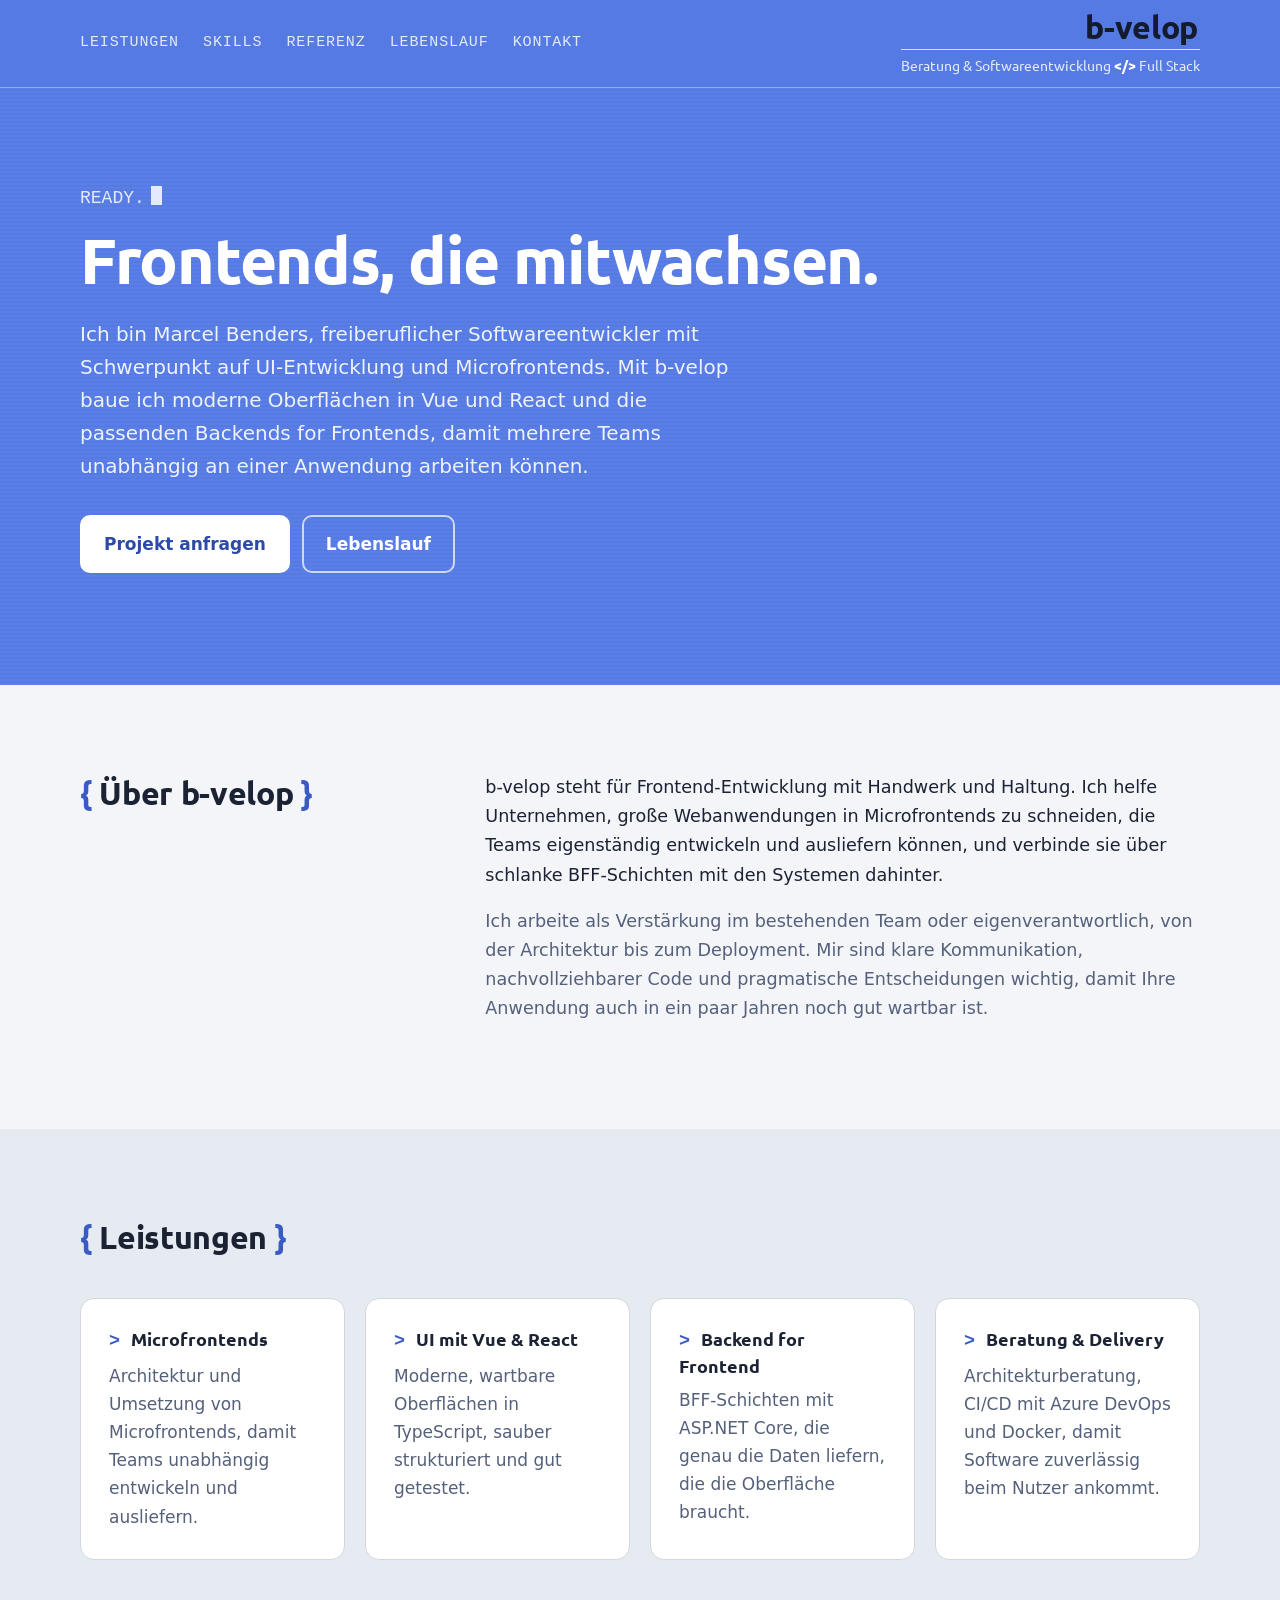
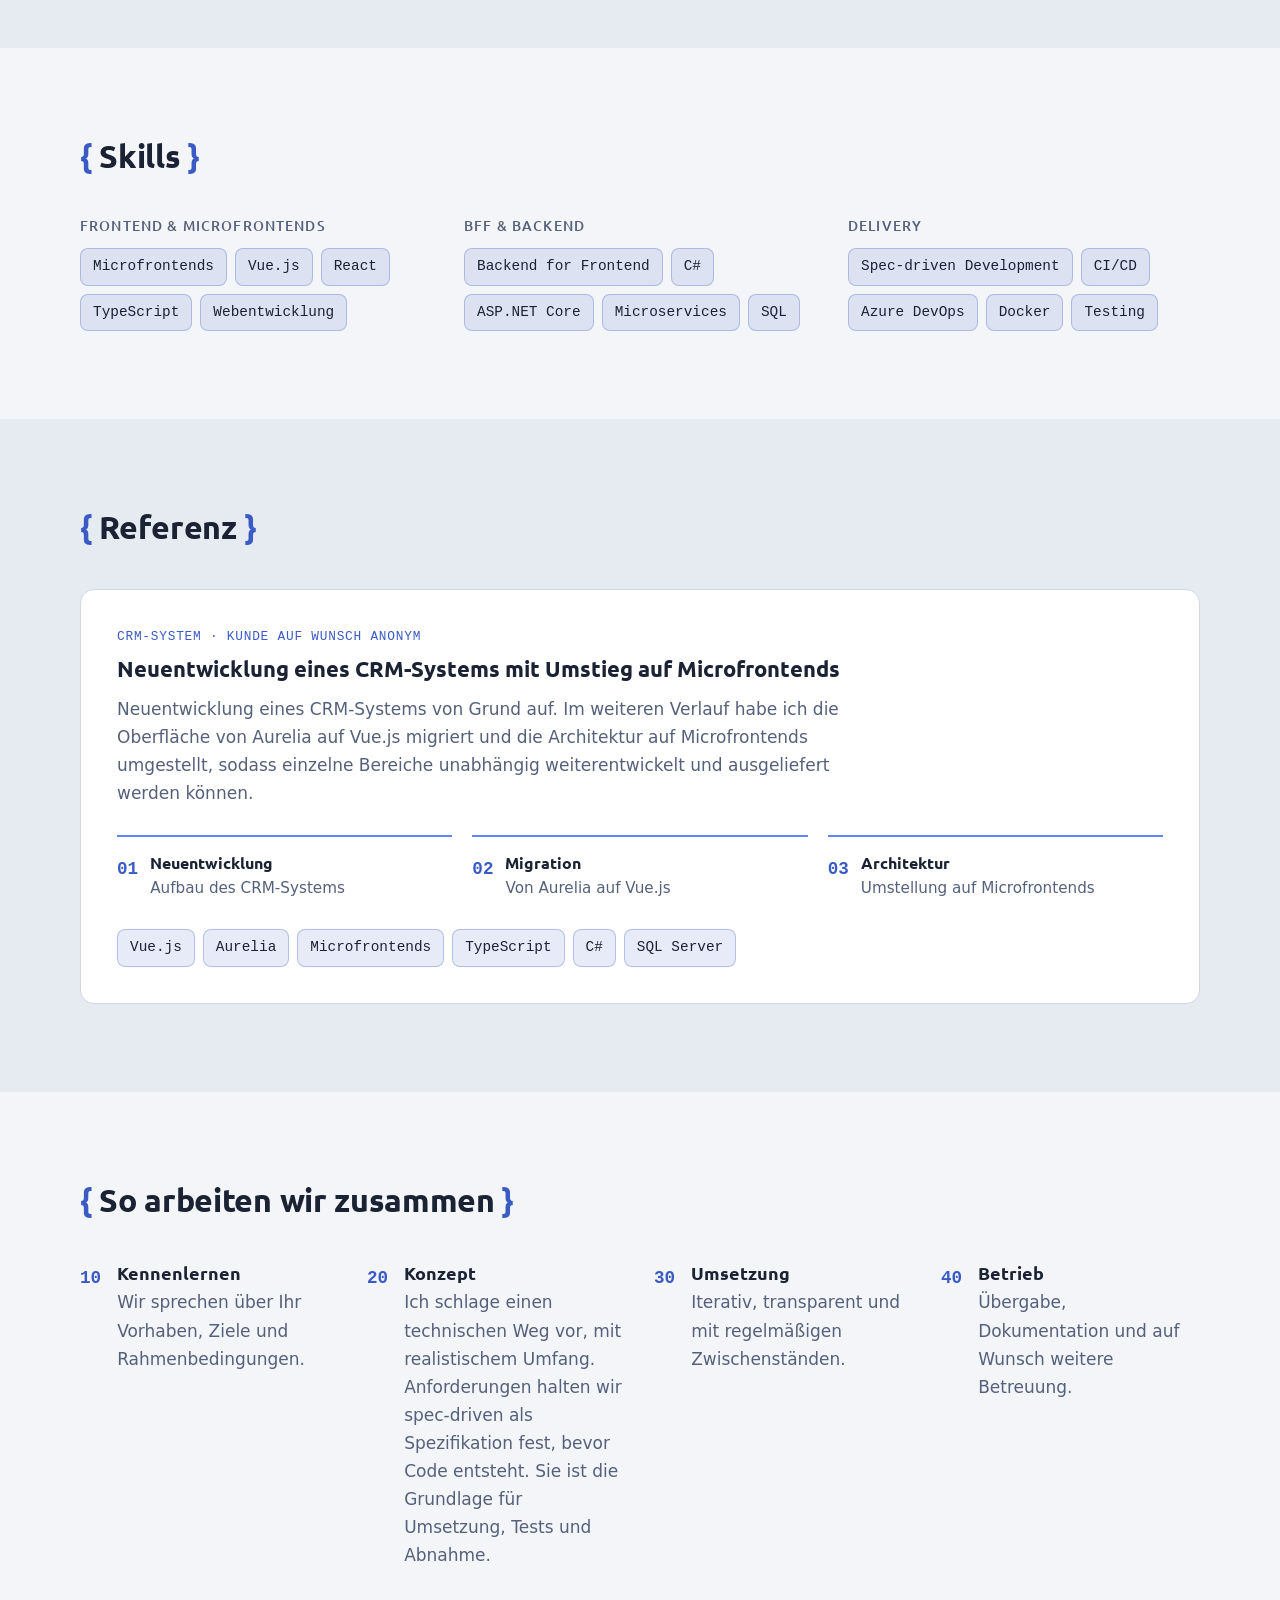
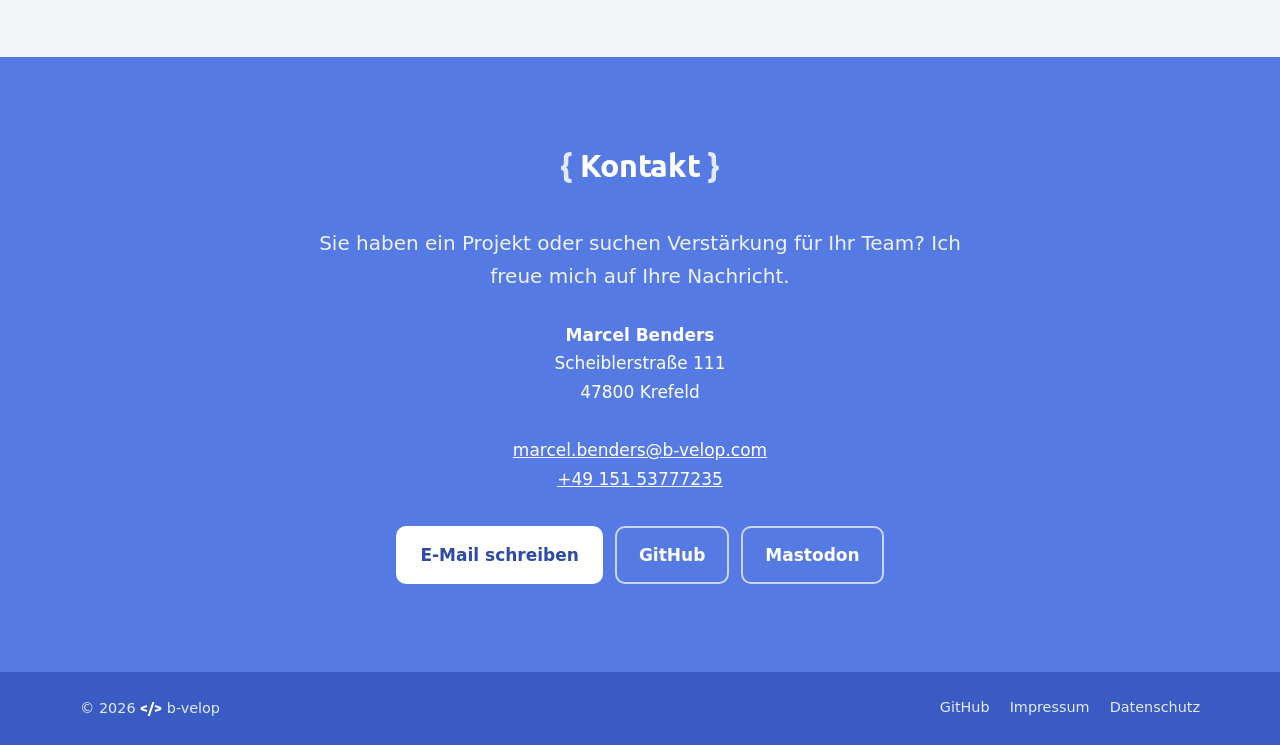
<file: index.html>
<!doctype html>
<html lang="de">
<head>
  <meta charset="utf-8">
  <meta name="viewport" content="width=device-width, initial-scale=1">
  <title>Freelance Frontend-Entwickler für Microfrontends, Vue &amp; React | b-velop</title>
  <meta name="description" content="Marcel Benders (b-velop), freiberuflicher Softwareentwickler aus Krefeld: Microfrontends, UI-Entwicklung mit Vue.js und React sowie Backend for Frontend (BFF) mit ASP.NET Core.">
  <link rel="canonical" href="https://b-velop.com/">
  <meta property="og:type" content="website">
  <meta property="og:locale" content="de_DE">
  <meta property="og:site_name" content="b-velop">
  <meta property="og:url" content="https://b-velop.com/">
  <meta property="og:title" content="Freelance Frontend-Entwickler für Microfrontends, Vue &amp; React | b-velop">
  <meta property="og:description" content="Marcel Benders (b-velop), freiberuflicher Softwareentwickler aus Krefeld: Microfrontends, UI-Entwicklung mit Vue.js und React sowie Backend for Frontend (BFF) mit ASP.NET Core.">
  <script type="application/ld+json">
  {
    "@context": "https://schema.org",
    "@type": "ProfessionalService",
    "name": "b-velop",
    "url": "https://b-velop.com/",
    "description": "Freiberufliche Softwareentwicklung: Microfrontends, UI-Entwicklung mit Vue.js und React, Backend for Frontend.",
    "email": "marcel.benders@b-velop.com",
    "telephone": "+49 151 53777235",
    "vatID": "DE357383380",
    "address": {
      "@type": "PostalAddress",
      "streetAddress": "Scheiblerstraße 111",
      "postalCode": "47800",
      "addressLocality": "Krefeld",
      "addressCountry": "DE"
    },
    "founder": {
      "@type": "Person",
      "name": "Marcel Benders",
      "jobTitle": "Freiberuflicher Softwareentwickler",
      "knowsAbout": ["Microfrontends", "Vue.js", "React", "TypeScript", "Backend for Frontend", "ASP.NET Core", "C#", "Spec-driven Development"],
      "sameAs": ["https://github.com/Marcel-B", "https://mastodon.social/@marcel_be"]
    }
  }
  </script>
  <meta name="theme-color" content="#557AE3">
  <link rel="icon" href="assets/favicon.svg" type="image/svg+xml">
  <link rel="preload" href="assets/fonts/ubuntu-700.woff2" as="font" type="font/woff2" crossorigin>
  <link rel="stylesheet" href="styles.css">
</head>
<body>
  <header class="site-header">
    <div class="container header-inner">
      <nav class="nav" aria-label="Hauptnavigation">
        <a href="#leistungen">Leistungen</a>
        <a href="#skills">Skills</a>
        <a href="#referenz">Referenz</a>
        <a href="lebenslauf.html">Lebenslauf</a>
        <a href="#kontakt">Kontakt</a>
      </nav>
      <a href="#top" class="brand" aria-label="b-velop Startseite">
        <span class="brand-name">b-velop</span>
        <span class="brand-sub">Beratung &amp; Softwareentwicklung <b>&lt;/&gt;</b> Full Stack</span>
      </a>
    </div>
  </header>

  <main id="top">
    <!-- Hero -->
    <section class="hero">
      <div class="container hero-inner">
        <p class="prompt"><span class="caret">READY.</span></p>
        <h1>Frontends, die mitwachsen.</h1>
        <p class="lead">
          Ich bin Marcel Benders, freiberuflicher Softwareentwickler mit Schwerpunkt auf
          UI-Entwicklung und Microfrontends. Mit b-velop baue ich moderne Oberflächen in Vue und React
          und die passenden Backends for Frontends, damit mehrere Teams unabhängig an einer Anwendung arbeiten können.
        </p>
        <div class="hero-actions">
          <a class="btn btn-primary" href="#kontakt">Projekt anfragen</a>
          <a class="btn btn-ghost" href="lebenslauf.html">Lebenslauf</a>
        </div>
      </div>
    </section>

    <!-- Über b-velop -->
    <section class="section" id="ueber">
      <div class="container split">
        <div>
          <h2 class="section-title"><span>{</span> Über b-velop <span>}</span></h2>
        </div>
        <div class="prose">
          <p>
            b-velop steht für Frontend-Entwicklung mit Handwerk und Haltung. Ich helfe Unternehmen,
            große Webanwendungen in Microfrontends zu schneiden, die Teams eigenständig entwickeln und ausliefern können,
            und verbinde sie über schlanke BFF-Schichten mit den Systemen dahinter.
          </p>
          <p>
            Ich arbeite als Verstärkung im bestehenden Team oder eigenverantwortlich, von der Architektur
            bis zum Deployment. Mir sind klare Kommunikation, nachvollziehbarer Code und pragmatische
            Entscheidungen wichtig, damit Ihre Anwendung auch in ein paar Jahren noch gut wartbar ist.
          </p>
        </div>
      </div>
    </section>

    <!-- Leistungen -->
    <section class="section section-alt" id="leistungen">
      <div class="container">
        <h2 class="section-title"><span>{</span> Leistungen <span>}</span></h2>
        <div class="cards">
          <article class="card">
            <h3>Microfrontends</h3>
            <p>Architektur und Umsetzung von Microfrontends, damit Teams unabhängig entwickeln und ausliefern.</p>
          </article>
          <article class="card">
            <h3>UI mit Vue &amp; React</h3>
            <p>Moderne, wartbare Oberflächen in TypeScript, sauber strukturiert und gut getestet.</p>
          </article>
          <article class="card">
            <h3>Backend for Frontend</h3>
            <p>BFF-Schichten mit ASP.NET Core, die genau die Daten liefern, die die Oberfläche braucht.</p>
          </article>
          <article class="card">
            <h3>Beratung &amp; Delivery</h3>
            <p>Architekturberatung, CI/CD mit Azure DevOps und Docker, damit Software zuverlässig beim Nutzer ankommt.</p>
          </article>
        </div>
      </div>
    </section>

    <!-- Skills -->
    <section class="section" id="skills">
      <div class="container">
        <h2 class="section-title"><span>{</span> Skills <span>}</span></h2>
        <div class="skill-groups">
          <div class="skill-group">
            <h3>Frontend &amp; Microfrontends</h3>
            <ul class="tags">
              <li>Microfrontends</li><li>Vue.js</li><li>React</li><li>TypeScript</li><li>Webentwicklung</li>
            </ul>
          </div>
          <div class="skill-group">
            <h3>BFF &amp; Backend</h3>
            <ul class="tags">
              <li>Backend for Frontend</li><li>C#</li><li>ASP.NET Core</li><li>Microservices</li><li>SQL</li>
            </ul>
          </div>
          <div class="skill-group">
            <h3>Delivery</h3>
            <ul class="tags">
              <li>Spec-driven Development</li><li>CI/CD</li><li>Azure DevOps</li><li>Docker</li><li>Testing</li>
            </ul>
          </div>
        </div>
      </div>
    </section>

    <!-- Referenz -->
    <section class="section section-alt" id="referenz">
      <div class="container">
        <h2 class="section-title"><span>{</span> Referenz <span>}</span></h2>
        <article class="ref-card">
          <div class="ref-head">
            <p class="ref-meta">CRM-System · Kunde auf Wunsch anonym</p>
            <h3>Neuentwicklung eines CRM-Systems mit Umstieg auf Microfrontends</h3>
            <p>
              Neuentwicklung eines CRM-Systems von Grund auf. Im weiteren Verlauf habe ich die Oberfläche
              von Aurelia auf Vue.js migriert und die Architektur auf Microfrontends umgestellt, sodass
              einzelne Bereiche unabhängig weiterentwickelt und ausgeliefert werden können.
            </p>
          </div>
          <ol class="ref-phases">
            <li><span class="step-no">01</span><div><h4>Neuentwicklung</h4><p>Aufbau des CRM-Systems</p></div></li>
            <li><span class="step-no">02</span><div><h4>Migration</h4><p>Von Aurelia auf Vue.js</p></div></li>
            <li><span class="step-no">03</span><div><h4>Architektur</h4><p>Umstellung auf Microfrontends</p></div></li>
          </ol>
          <ul class="tags">
            <li>Vue.js</li><li>Aurelia</li><li>Microfrontends</li><li>TypeScript</li><li>C#</li><li>SQL Server</li>
          </ul>
        </article>
      </div>
    </section>

    <!-- Arbeitsweise -->
    <section class="section" id="ablauf">
      <div class="container">
        <h2 class="section-title"><span>{</span> So arbeiten wir zusammen <span>}</span></h2>
        <ol class="steps">
          <li><span class="step-no">10</span><div><h3>Kennenlernen</h3><p>Wir sprechen über Ihr Vorhaben, Ziele und Rahmenbedingungen.</p></div></li>
          <li><span class="step-no">20</span><div><h3>Konzept</h3><p>Ich schlage einen technischen Weg vor, mit realistischem Umfang. Anforderungen halten wir spec-driven als Spezifikation fest, bevor Code entsteht. Sie ist die Grundlage für Umsetzung, Tests und Abnahme.</p></div></li>
          <li><span class="step-no">30</span><div><h3>Umsetzung</h3><p>Iterativ, transparent und mit regelmäßigen Zwischenständen.</p></div></li>
          <li><span class="step-no">40</span><div><h3>Betrieb</h3><p>Übergabe, Dokumentation und auf Wunsch weitere Betreuung.</p></div></li>
        </ol>
      </div>
    </section>

    <!-- Kontakt -->
    <section class="section contact" id="kontakt">
      <div class="container contact-inner">
        <h2 class="section-title"><span>{</span> Kontakt <span>}</span></h2>
        <p class="lead">Sie haben ein Projekt oder suchen Verstärkung für Ihr Team? Ich freue mich auf Ihre Nachricht.</p>
        <address class="contact-card">
          <strong>Marcel Benders</strong><br>
          Scheiblerstraße 111<br>
          47800 Krefeld<br><br>
          <a href="mailto:marcel.benders@b-velop.com">marcel.benders@b-velop.com</a><br>
          <a href="tel:+4915153777235">+49 151 53777235</a>
        </address>
        <div class="hero-actions">
          <a class="btn btn-primary" href="mailto:marcel.benders@b-velop.com">E-Mail schreiben</a>
          <a class="btn btn-ghost" href="https://github.com/Marcel-B" rel="noopener" target="_blank">GitHub</a>
          <a class="btn btn-ghost" href="https://mastodon.social/@marcel_be" rel="me noopener" target="_blank">Mastodon</a>
        </div>
      </div>
    </section>
  </main>

  <footer class="site-footer">
    <div class="container footer-inner">
      <p>© <span id="year">2026</span> <b>&lt;/&gt;</b> b-velop</p>
      <nav aria-label="Rechtliches">
        <a href="https://github.com/Marcel-B" rel="noopener" target="_blank">GitHub</a>
        <a href="impressum.html">Impressum</a>
        <a href="datenschutz.html">Datenschutz</a>
      </nav>
    </div>
  </footer>

  <script>document.getElementById('year').textContent = new Date().getFullYear();</script>
</body>
</html>
</file>
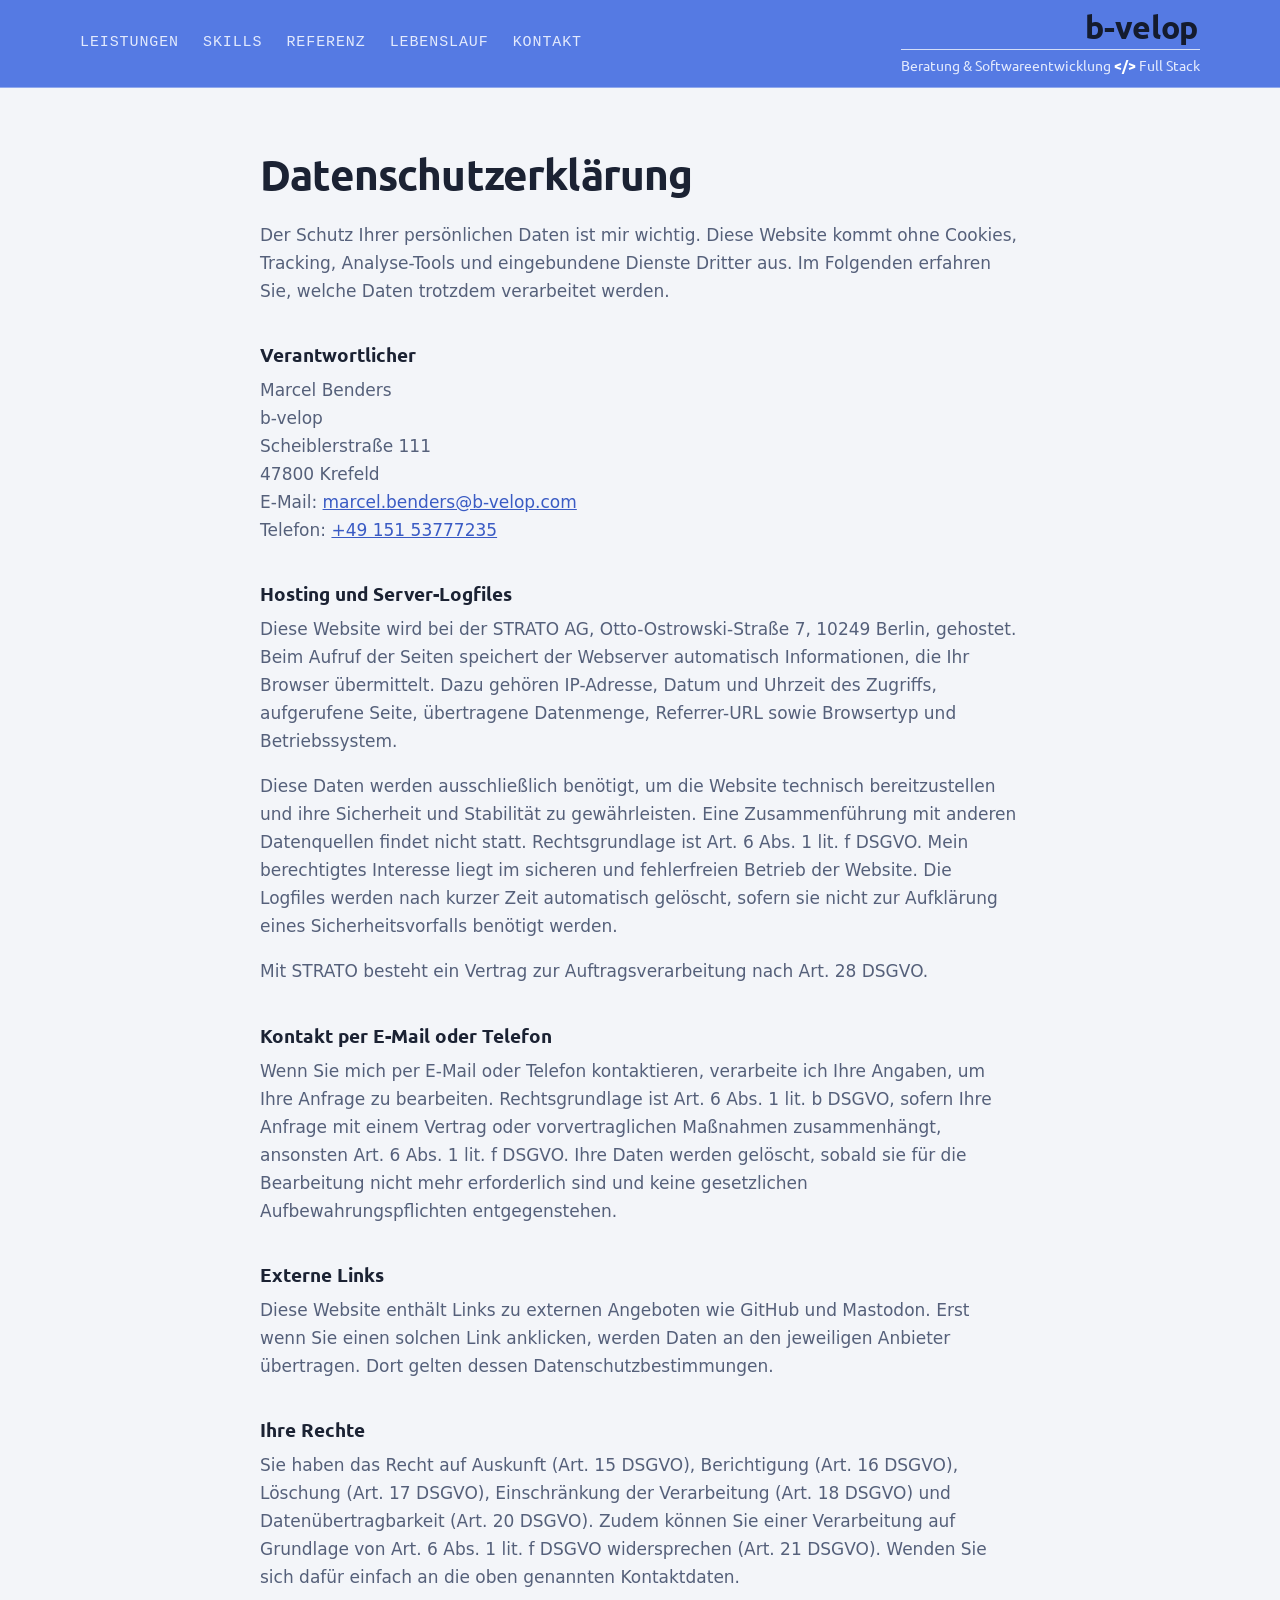
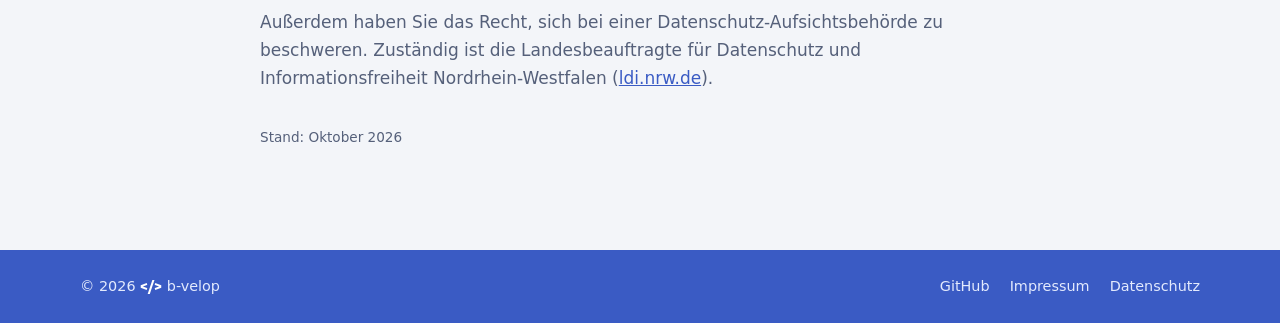
<file: datenschutz.html>
<!doctype html>
<html lang="de">
<head>
  <meta charset="utf-8">
  <meta name="viewport" content="width=device-width, initial-scale=1">
  <title>Datenschutzerklärung · b-velop</title>
  <meta name="robots" content="noindex">
  <meta name="description" content="Datenschutzerklärung von b-velop, Marcel Benders, Krefeld.">
  <link rel="canonical" href="https://b-velop.com/datenschutz.html">
  <meta name="theme-color" content="#557AE3">
  <link rel="icon" href="assets/favicon.svg" type="image/svg+xml">
  <link rel="preload" href="assets/fonts/ubuntu-700.woff2" as="font" type="font/woff2" crossorigin>
  <link rel="stylesheet" href="styles.css">
</head>
<body>
  <header class="site-header">
    <div class="container header-inner">
      <nav class="nav" aria-label="Hauptnavigation">
        <a href="index.html#leistungen">Leistungen</a>
        <a href="index.html#skills">Skills</a>
        <a href="index.html#referenz">Referenz</a>
        <a href="lebenslauf.html">Lebenslauf</a>
        <a href="index.html#kontakt">Kontakt</a>
      </nav>
      <a href="index.html#top" class="brand" aria-label="b-velop Startseite">
        <span class="brand-name">b-velop</span>
        <span class="brand-sub">Beratung &amp; Softwareentwicklung <b>&lt;/&gt;</b> Full Stack</span>
      </a>
    </div>
  </header>

  <main class="legal">
    <div class="container">
      <h1>Datenschutzerklärung</h1>
      <p>Der Schutz Ihrer persönlichen Daten ist mir wichtig. Diese Website kommt ohne Cookies, Tracking, Analyse-Tools und eingebundene Dienste Dritter aus. Im Folgenden erfahren Sie, welche Daten trotzdem verarbeitet werden.</p>

      <h2>Verantwortlicher</h2>
      <address>
        Marcel Benders<br>
        b-velop<br>
        Scheiblerstraße 111<br>
        47800 Krefeld<br>
        E-Mail: <a href="mailto:marcel.benders@b-velop.com">marcel.benders@b-velop.com</a><br>
        Telefon: <a href="tel:+4915153777235">+49 151 53777235</a>
      </address>

      <h2>Hosting und Server-Logfiles</h2>
      <p>Diese Website wird bei der STRATO AG, Otto-Ostrowski-Straße 7, 10249 Berlin, gehostet. Beim Aufruf der Seiten speichert der Webserver automatisch Informationen, die Ihr Browser übermittelt. Dazu gehören IP-Adresse, Datum und Uhrzeit des Zugriffs, aufgerufene Seite, übertragene Datenmenge, Referrer-URL sowie Browsertyp und Betriebssystem.</p>
      <p>Diese Daten werden ausschließlich benötigt, um die Website technisch bereitzustellen und ihre Sicherheit und Stabilität zu gewährleisten. Eine Zusammenführung mit anderen Datenquellen findet nicht statt. Rechtsgrundlage ist Art. 6 Abs. 1 lit. f DSGVO. Mein berechtigtes Interesse liegt im sicheren und fehlerfreien Betrieb der Website. Die Logfiles werden nach kurzer Zeit automatisch gelöscht, sofern sie nicht zur Aufklärung eines Sicherheitsvorfalls benötigt werden.</p>
      <p>Mit STRATO besteht ein Vertrag zur Auftragsverarbeitung nach Art. 28 DSGVO.</p>

      <h2>Kontakt per E-Mail oder Telefon</h2>
      <p>Wenn Sie mich per E-Mail oder Telefon kontaktieren, verarbeite ich Ihre Angaben, um Ihre Anfrage zu bearbeiten. Rechtsgrundlage ist Art. 6 Abs. 1 lit. b DSGVO, sofern Ihre Anfrage mit einem Vertrag oder vorvertraglichen Maßnahmen zusammenhängt, ansonsten Art. 6 Abs. 1 lit. f DSGVO. Ihre Daten werden gelöscht, sobald sie für die Bearbeitung nicht mehr erforderlich sind und keine gesetzlichen Aufbewahrungspflichten entgegenstehen.</p>

      <h2>Externe Links</h2>
      <p>Diese Website enthält Links zu externen Angeboten wie GitHub und Mastodon. Erst wenn Sie einen solchen Link anklicken, werden Daten an den jeweiligen Anbieter übertragen. Dort gelten dessen Datenschutzbestimmungen.</p>

      <h2>Ihre Rechte</h2>
      <p>Sie haben das Recht auf Auskunft (Art. 15 DSGVO), Berichtigung (Art. 16 DSGVO), Löschung (Art. 17 DSGVO), Einschränkung der Verarbeitung (Art. 18 DSGVO) und Datenübertragbarkeit (Art. 20 DSGVO). Zudem können Sie einer Verarbeitung auf Grundlage von Art. 6 Abs. 1 lit. f DSGVO widersprechen (Art. 21 DSGVO). Wenden Sie sich dafür einfach an die oben genannten Kontaktdaten.</p>
      <p>Außerdem haben Sie das Recht, sich bei einer Datenschutz-Aufsichtsbehörde zu beschweren. Zuständig ist die Landesbeauftragte für Datenschutz und Informationsfreiheit Nordrhein-Westfalen (<a href="https://www.ldi.nrw.de" rel="noopener" target="_blank">ldi.nrw.de</a>).</p>

      <p class="legal-credit">Stand: Oktober 2026</p>
    </div>
  </main>

  <footer class="site-footer">
    <div class="container footer-inner">
      <p>© <span id="year">2026</span> <b>&lt;/&gt;</b> b-velop</p>
      <nav aria-label="Rechtliches">
        <a href="https://github.com/Marcel-B" rel="noopener" target="_blank">GitHub</a>
        <a href="impressum.html">Impressum</a>
        <a href="datenschutz.html">Datenschutz</a>
      </nav>
    </div>
  </footer>

  <script>document.getElementById('year').textContent = new Date().getFullYear();</script>
</body>
</html>
</file>
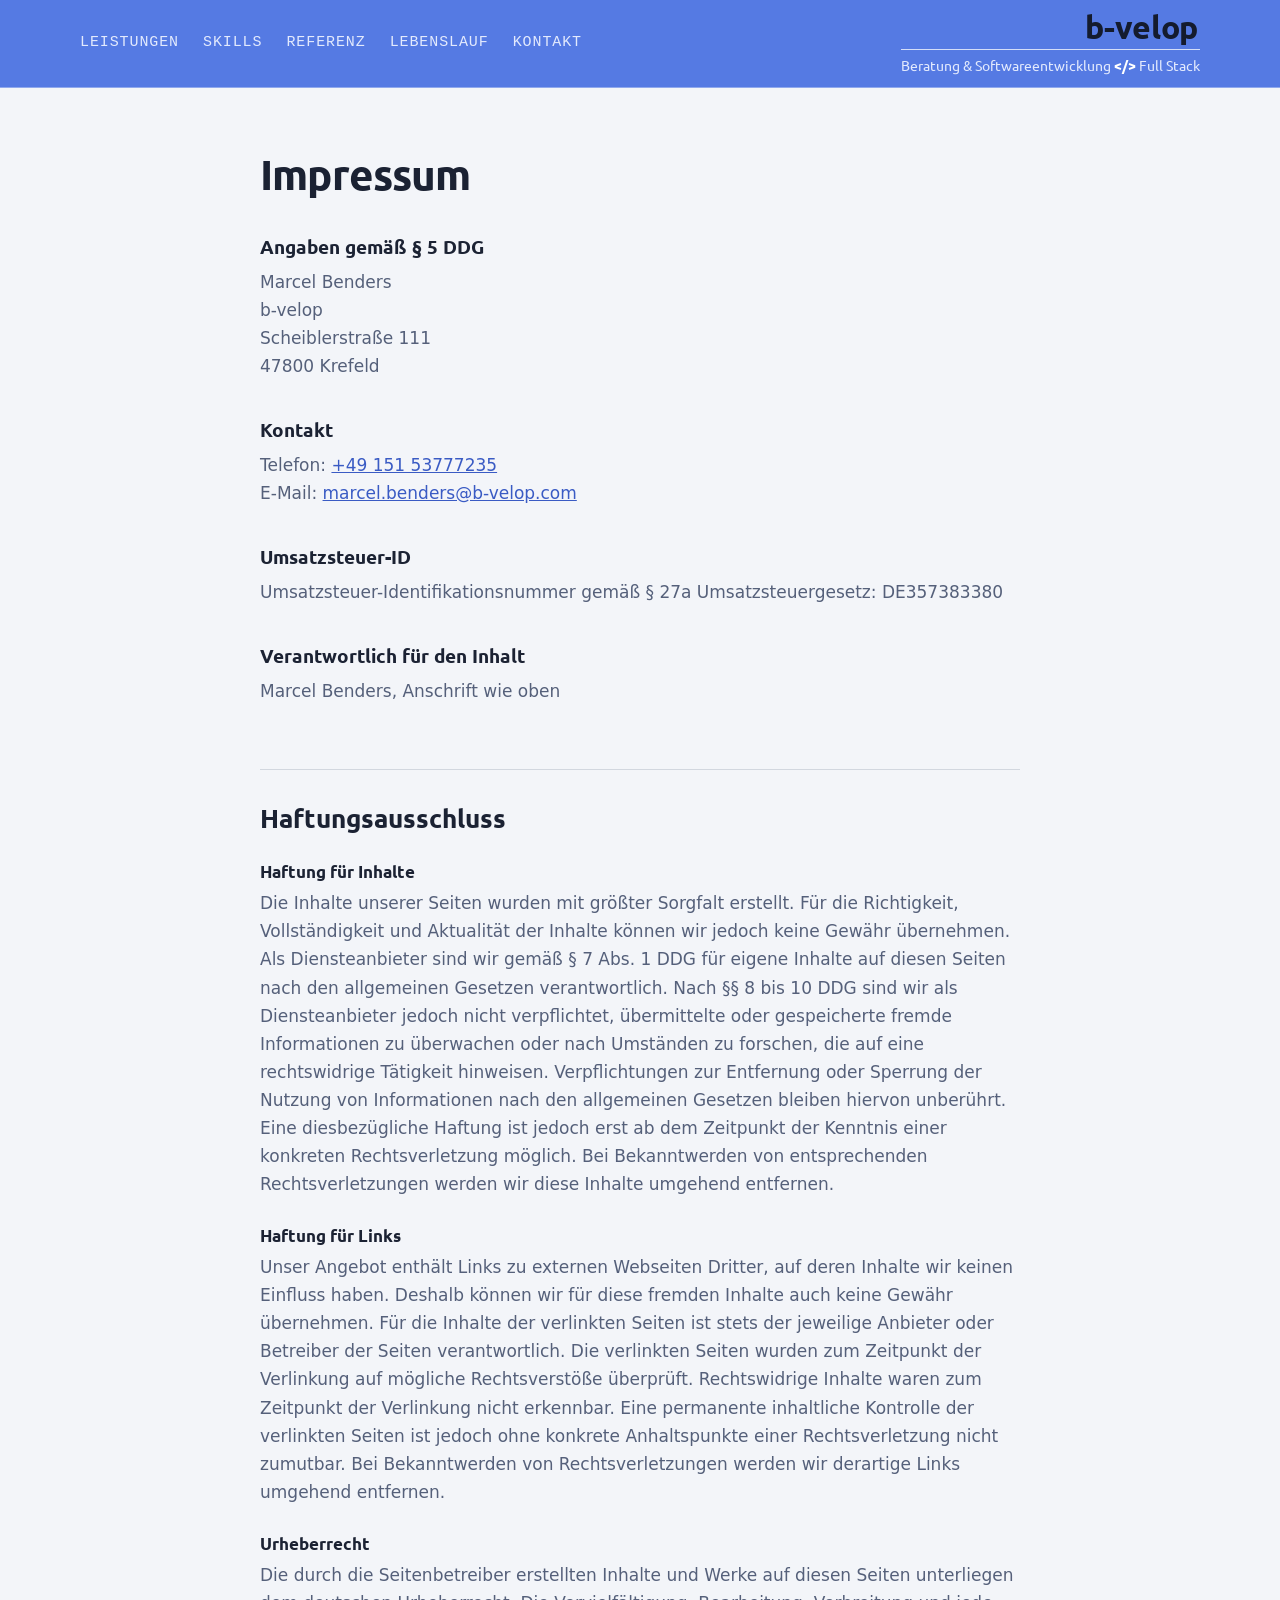
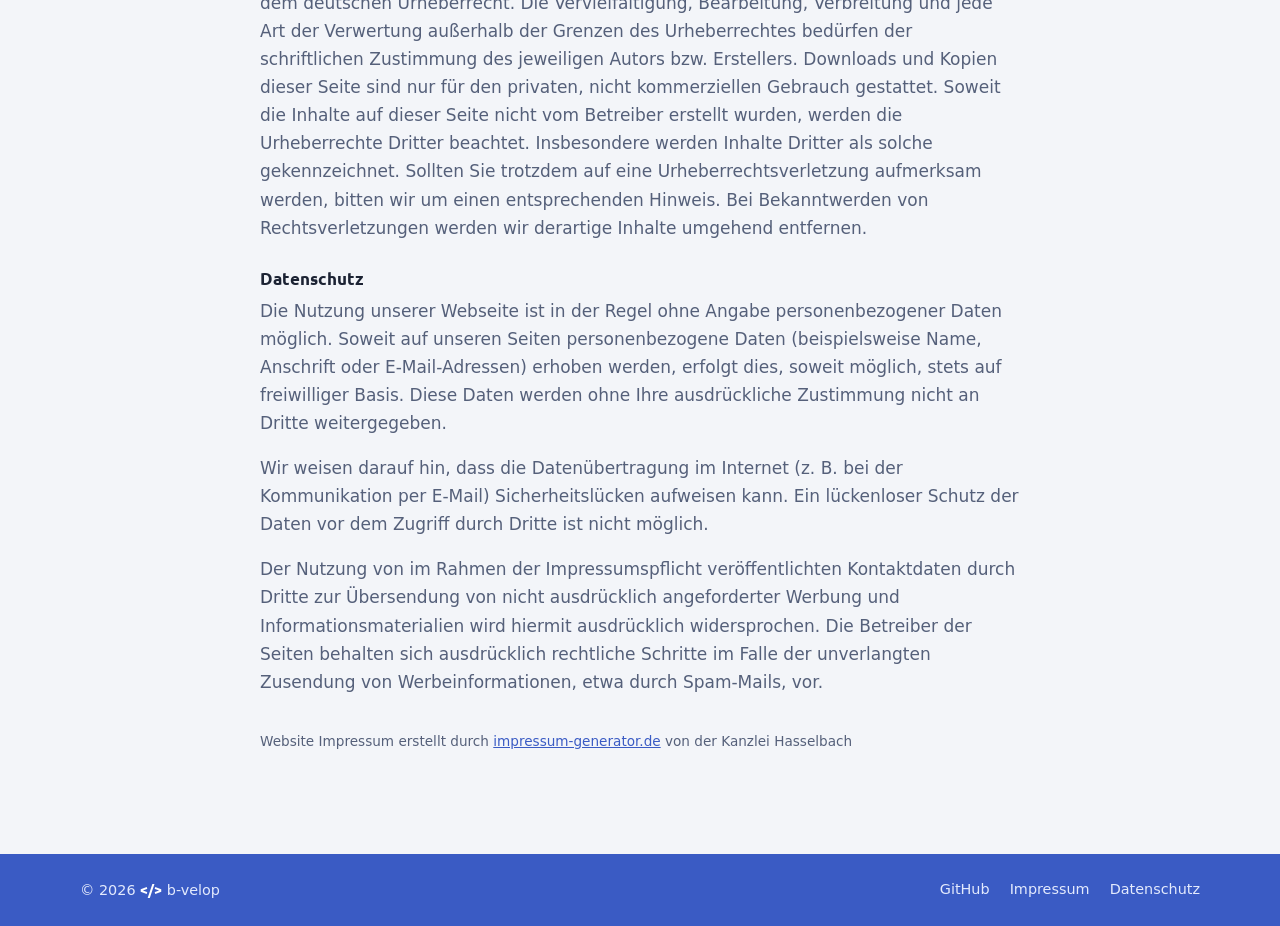
<file: impressum.html>
<!doctype html>
<html lang="de">
<head>
  <meta charset="utf-8">
  <meta name="viewport" content="width=device-width, initial-scale=1">
  <title>Impressum · b-velop</title>
  <meta name="robots" content="noindex">
  <meta name="description" content="Impressum von b-velop, Marcel Benders, Krefeld.">
  <link rel="canonical" href="https://b-velop.com/impressum.html">
  <meta name="theme-color" content="#557AE3">
  <link rel="icon" href="assets/favicon.svg" type="image/svg+xml">
  <link rel="preload" href="assets/fonts/ubuntu-700.woff2" as="font" type="font/woff2" crossorigin>
  <link rel="stylesheet" href="styles.css">
</head>
<body>
  <header class="site-header">
    <div class="container header-inner">
      <nav class="nav" aria-label="Hauptnavigation">
        <a href="index.html#leistungen">Leistungen</a>
        <a href="index.html#skills">Skills</a>
        <a href="index.html#referenz">Referenz</a>
        <a href="lebenslauf.html">Lebenslauf</a>
        <a href="index.html#kontakt">Kontakt</a>
      </nav>
      <a href="index.html#top" class="brand" aria-label="b-velop Startseite">
        <span class="brand-name">b-velop</span>
        <span class="brand-sub">Beratung &amp; Softwareentwicklung <b>&lt;/&gt;</b> Full Stack</span>
      </a>
    </div>
  </header>

  <main class="legal">
    <div class="container">
      <h1>Impressum</h1>
      <h2>Angaben gemäß § 5 DDG</h2>
      <address>
        Marcel Benders<br>
        b-velop<br>
        Scheiblerstraße 111<br>
        47800 Krefeld
      </address>
      <h2>Kontakt</h2>
      <p>
        Telefon: <a href="tel:+4915153777235">+49 151 53777235</a><br>
        E-Mail: <a href="mailto:marcel.benders@b-velop.com">marcel.benders@b-velop.com</a>
      </p>
      <h2>Umsatzsteuer-ID</h2>
      <p>Umsatzsteuer-Identifikationsnummer gemäß § 27a Umsatzsteuergesetz: DE357383380</p>
      <h2>Verantwortlich für den Inhalt</h2>
      <p>Marcel Benders, Anschrift wie oben</p>

      <h2 class="legal-section">Haftungsausschluss</h2>

      <h3>Haftung für Inhalte</h3>
      <p>Die Inhalte unserer Seiten wurden mit größter Sorgfalt erstellt. Für die Richtigkeit, Vollständigkeit und Aktualität der Inhalte können wir jedoch keine Gewähr übernehmen. Als Diensteanbieter sind wir gemäß § 7 Abs. 1 DDG für eigene Inhalte auf diesen Seiten nach den allgemeinen Gesetzen verantwortlich. Nach §§ 8 bis 10 DDG sind wir als Diensteanbieter jedoch nicht verpflichtet, übermittelte oder gespeicherte fremde Informationen zu überwachen oder nach Umständen zu forschen, die auf eine rechtswidrige Tätigkeit hinweisen. Verpflichtungen zur Entfernung oder Sperrung der Nutzung von Informationen nach den allgemeinen Gesetzen bleiben hiervon unberührt. Eine diesbezügliche Haftung ist jedoch erst ab dem Zeitpunkt der Kenntnis einer konkreten Rechtsverletzung möglich. Bei Bekanntwerden von entsprechenden Rechtsverletzungen werden wir diese Inhalte umgehend entfernen.</p>

      <h3>Haftung für Links</h3>
      <p>Unser Angebot enthält Links zu externen Webseiten Dritter, auf deren Inhalte wir keinen Einfluss haben. Deshalb können wir für diese fremden Inhalte auch keine Gewähr übernehmen. Für die Inhalte der verlinkten Seiten ist stets der jeweilige Anbieter oder Betreiber der Seiten verantwortlich. Die verlinkten Seiten wurden zum Zeitpunkt der Verlinkung auf mögliche Rechtsverstöße überprüft. Rechtswidrige Inhalte waren zum Zeitpunkt der Verlinkung nicht erkennbar. Eine permanente inhaltliche Kontrolle der verlinkten Seiten ist jedoch ohne konkrete Anhaltspunkte einer Rechtsverletzung nicht zumutbar. Bei Bekanntwerden von Rechtsverletzungen werden wir derartige Links umgehend entfernen.</p>

      <h3>Urheberrecht</h3>
      <p>Die durch die Seitenbetreiber erstellten Inhalte und Werke auf diesen Seiten unterliegen dem deutschen Urheberrecht. Die Vervielfältigung, Bearbeitung, Verbreitung und jede Art der Verwertung außerhalb der Grenzen des Urheberrechtes bedürfen der schriftlichen Zustimmung des jeweiligen Autors bzw. Erstellers. Downloads und Kopien dieser Seite sind nur für den privaten, nicht kommerziellen Gebrauch gestattet. Soweit die Inhalte auf dieser Seite nicht vom Betreiber erstellt wurden, werden die Urheberrechte Dritter beachtet. Insbesondere werden Inhalte Dritter als solche gekennzeichnet. Sollten Sie trotzdem auf eine Urheberrechtsverletzung aufmerksam werden, bitten wir um einen entsprechenden Hinweis. Bei Bekanntwerden von Rechtsverletzungen werden wir derartige Inhalte umgehend entfernen.</p>

      <h3>Datenschutz</h3>
      <p>Die Nutzung unserer Webseite ist in der Regel ohne Angabe personenbezogener Daten möglich. Soweit auf unseren Seiten personenbezogene Daten (beispielsweise Name, Anschrift oder E-Mail-Adressen) erhoben werden, erfolgt dies, soweit möglich, stets auf freiwilliger Basis. Diese Daten werden ohne Ihre ausdrückliche Zustimmung nicht an Dritte weitergegeben.</p>
      <p>Wir weisen darauf hin, dass die Datenübertragung im Internet (z. B. bei der Kommunikation per E-Mail) Sicherheitslücken aufweisen kann. Ein lückenloser Schutz der Daten vor dem Zugriff durch Dritte ist nicht möglich.</p>
      <p>Der Nutzung von im Rahmen der Impressumspflicht veröffentlichten Kontaktdaten durch Dritte zur Übersendung von nicht ausdrücklich angeforderter Werbung und Informationsmaterialien wird hiermit ausdrücklich widersprochen. Die Betreiber der Seiten behalten sich ausdrücklich rechtliche Schritte im Falle der unverlangten Zusendung von Werbeinformationen, etwa durch Spam-Mails, vor.</p>

      <p class="legal-credit">Website Impressum erstellt durch <a href="https://www.impressum-generator.de" rel="noopener" target="_blank">impressum-generator.de</a> von der Kanzlei Hasselbach</p>
    </div>
  </main>

  <footer class="site-footer">
    <div class="container footer-inner">
      <p>© <span id="year">2026</span> <b>&lt;/&gt;</b> b-velop</p>
      <nav aria-label="Rechtliches">
        <a href="https://github.com/Marcel-B" rel="noopener" target="_blank">GitHub</a>
        <a href="impressum.html">Impressum</a>
        <a href="datenschutz.html">Datenschutz</a>
      </nav>
    </div>
  </footer>

  <script>document.getElementById('year').textContent = new Date().getFullYear();</script>
</body>
</html>
</file>
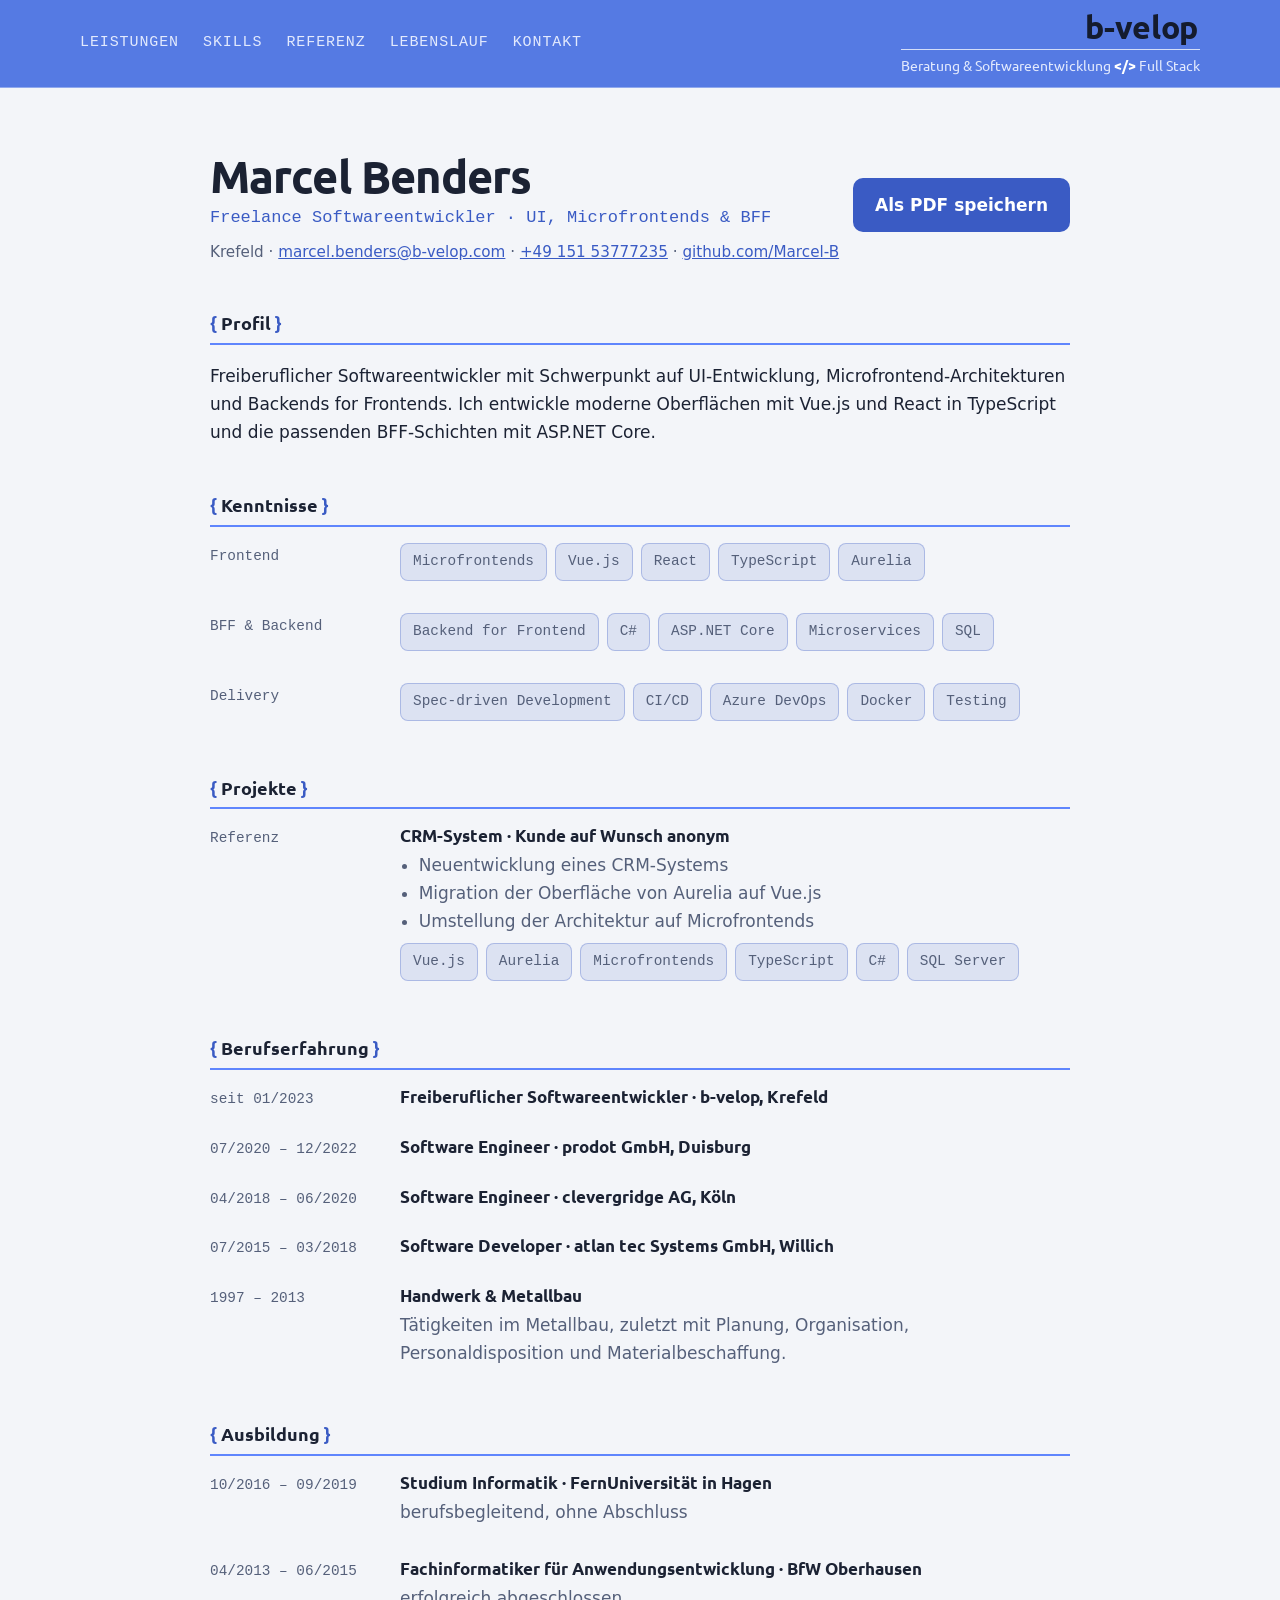
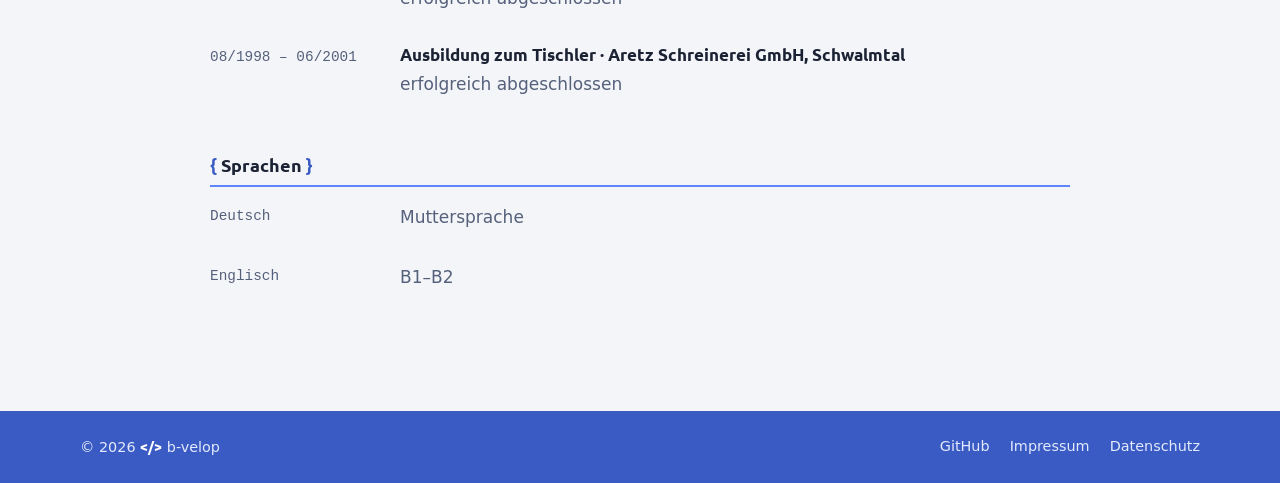
<file: lebenslauf.html>
<!doctype html>
<html lang="de">
<head>
  <meta charset="utf-8">
  <meta name="viewport" content="width=device-width, initial-scale=1">
  <title>Lebenslauf · b-velop</title>
  <meta name="robots" content="noindex">
  <meta name="description" content="Lebenslauf von Marcel Benders, freiberuflicher Softwareentwickler mit Schwerpunkt Microfrontends, Vue.js, React und Backend for Frontend.">
  <link rel="canonical" href="https://b-velop.com/lebenslauf.html">
  <meta name="theme-color" content="#557AE3">
  <link rel="icon" href="assets/favicon.svg" type="image/svg+xml">
  <link rel="preload" href="assets/fonts/ubuntu-700.woff2" as="font" type="font/woff2" crossorigin>
  <link rel="stylesheet" href="styles.css">
</head>
<body>
  <header class="site-header">
    <div class="container header-inner">
      <nav class="nav" aria-label="Hauptnavigation">
        <a href="index.html#leistungen">Leistungen</a>
        <a href="index.html#skills">Skills</a>
        <a href="index.html#referenz">Referenz</a>
        <a href="lebenslauf.html">Lebenslauf</a>
        <a href="index.html#kontakt">Kontakt</a>
      </nav>
      <a href="index.html#top" class="brand" aria-label="b-velop Startseite">
        <span class="brand-name">b-velop</span>
        <span class="brand-sub">Beratung &amp; Softwareentwicklung <b>&lt;/&gt;</b> Full Stack</span>
      </a>
    </div>
  </header>

  <main class="cv">
    <div class="container">
      <div class="cv-head">
        <div>
          <h1>Marcel Benders</h1>
          <p class="cv-role">Freelance Softwareentwickler · UI, Microfrontends &amp; BFF</p>
        </div>
        <button class="btn btn-print no-print" onclick="window.print()">Als PDF speichern</button>
      </div>
      <address class="cv-contact">
        Krefeld ·
        <a href="mailto:marcel.benders@b-velop.com">marcel.benders@b-velop.com</a> ·
        <a href="tel:+4915153777235">+49 151 53777235</a> ·
        <a href="https://github.com/Marcel-B">github.com/Marcel-B</a>
      </address>

      <h2><span>{</span> Profil <span>}</span></h2>
      <p>
        Freiberuflicher Softwareentwickler mit Schwerpunkt auf UI-Entwicklung, Microfrontend-Architekturen
        und Backends for Frontends. Ich entwickle moderne Oberflächen mit Vue.js und React in TypeScript
        und die passenden BFF-Schichten mit ASP.NET Core.
      </p>

      <h2><span>{</span> Kenntnisse <span>}</span></h2>
      <div class="cv-entry">
        <div class="cv-when">Frontend</div>
        <ul class="tags"><li>Microfrontends</li><li>Vue.js</li><li>React</li><li>TypeScript</li><li>Aurelia</li></ul>
      </div>
      <div class="cv-entry">
        <div class="cv-when">BFF &amp; Backend</div>
        <ul class="tags"><li>Backend for Frontend</li><li>C#</li><li>ASP.NET Core</li><li>Microservices</li><li>SQL</li></ul>
      </div>
      <div class="cv-entry">
        <div class="cv-when">Delivery</div>
        <ul class="tags"><li>Spec-driven Development</li><li>CI/CD</li><li>Azure DevOps</li><li>Docker</li><li>Testing</li></ul>
      </div>

      <h2><span>{</span> Projekte <span>}</span></h2>
      <div class="cv-entry">
        <div class="cv-when">Referenz</div>
        <div>
          <h3>CRM-System · Kunde auf Wunsch anonym</h3>
          <ul>
            <li>Neuentwicklung eines CRM-Systems</li>
            <li>Migration der Oberfläche von Aurelia auf Vue.js</li>
            <li>Umstellung der Architektur auf Microfrontends</li>
          </ul>
          <ul class="tags"><li>Vue.js</li><li>Aurelia</li><li>Microfrontends</li><li>TypeScript</li><li>C#</li><li>SQL Server</li></ul>
        </div>
      </div>

      <h2><span>{</span> Berufserfahrung <span>}</span></h2>
      <div class="cv-entry">
        <div class="cv-when">seit 01/2023</div>
        <div><h3>Freiberuflicher Softwareentwickler · b-velop, Krefeld</h3></div>
      </div>
      <div class="cv-entry">
        <div class="cv-when">07/2020 – 12/2022</div>
        <div><h3>Software Engineer · prodot GmbH, Duisburg</h3></div>
      </div>
      <div class="cv-entry">
        <div class="cv-when">04/2018 – 06/2020</div>
        <div><h3>Software Engineer · clevergridge AG, Köln</h3></div>
      </div>
      <div class="cv-entry">
        <div class="cv-when">07/2015 – 03/2018</div>
        <div><h3>Software Developer · atlan tec Systems GmbH, Willich</h3></div>
      </div>
      <div class="cv-entry">
        <div class="cv-when">1997 – 2013</div>
        <div>
          <h3>Handwerk &amp; Metallbau</h3>
          <p>Tätigkeiten im Metallbau, zuletzt mit Planung, Organisation, Personaldisposition und Materialbeschaffung.</p>
        </div>
      </div>

      <h2><span>{</span> Ausbildung <span>}</span></h2>
      <div class="cv-entry">
        <div class="cv-when">10/2016 – 09/2019</div>
        <div><h3>Studium Informatik · FernUniversität in Hagen</h3><p>berufsbegleitend, ohne Abschluss</p></div>
      </div>
      <div class="cv-entry">
        <div class="cv-when">04/2013 – 06/2015</div>
        <div><h3>Fachinformatiker für Anwendungsentwicklung · BfW Oberhausen</h3><p>erfolgreich abgeschlossen</p></div>
      </div>
      <div class="cv-entry">
        <div class="cv-when">08/1998 – 06/2001</div>
        <div><h3>Ausbildung zum Tischler · Aretz Schreinerei GmbH, Schwalmtal</h3><p>erfolgreich abgeschlossen</p></div>
      </div>

      <h2><span>{</span> Sprachen <span>}</span></h2>
      <div class="cv-entry">
        <div class="cv-when">Deutsch</div>
        <div><p>Muttersprache</p></div>
      </div>
      <div class="cv-entry">
        <div class="cv-when">Englisch</div>
        <div><p>B1–B2</p></div>
      </div>
    </div>
  </main>

  <footer class="site-footer">
    <div class="container footer-inner">
      <p>© <span id="year">2026</span> <b>&lt;/&gt;</b> b-velop</p>
      <nav aria-label="Rechtliches">
        <a href="https://github.com/Marcel-B" rel="noopener" target="_blank">GitHub</a>
        <a href="impressum.html">Impressum</a>
        <a href="datenschutz.html">Datenschutz</a>
      </nav>
    </div>
  </footer>

  <script>document.getElementById('year').textContent = new Date().getFullYear();</script>
</body>
</html>
</file>
<file: styles.css>
/* b-velop – C64-Blau wie auf der bisherigen Seite */
/* Ubuntu (Ubuntu Font Licence 1.0, siehe assets/fonts/UFL-1.0.txt), lokal eingebunden */
@font-face { font-family: "Ubuntu"; src: url("assets/fonts/ubuntu-400.woff2") format("woff2"); font-weight: 400; font-style: normal; font-display: swap; }
@font-face { font-family: "Ubuntu"; src: url("assets/fonts/ubuntu-500.woff2") format("woff2"); font-weight: 500; font-style: normal; font-display: swap; }
@font-face { font-family: "Ubuntu"; src: url("assets/fonts/ubuntu-700.woff2") format("woff2"); font-weight: 700; font-style: normal; font-display: swap; }

:root {
  --c64-blue: #557AE3;        /* Hauptblau der alten Seite */
  --c64-light: #5F85FD;       /* Akzentlinien */
  --c64-pale: #E3EAFD;        /* helle Schrift auf Blau */
  --c64-deep: #3A5BC4;        /* dunkleres Blau für Footer */
  --bg: #F3F5F9;
  --bg-alt: #E6EAF1;
  --surface: #FFFFFF;
  --text: #1B2233;
  --muted: #55607A;
  --border: #D2D7DF;
  --accent: #3A5BC4;
  --on-accent: #FFFFFF;
  --mono: ui-monospace, "SF Mono", Menlo, Consolas, "Liberation Mono", monospace;
  --display: "Ubuntu", system-ui, "Segoe UI", Roboto, sans-serif;
  --sans: system-ui, -apple-system, "Segoe UI", Roboto, "Helvetica Neue", Arial, sans-serif;
  --radius: 14px;
}

@media (prefers-color-scheme: dark) {
  :root {
    --bg: #11162A;
    --bg-alt: #161D36;
    --surface: #1C2442;
    --text: #E8ECF7;
    --muted: #A3ADC8;
    --border: #2C3760;
    --accent: var(--c64-light);
    --on-accent: #FFFFFF;
  }
}

* { box-sizing: border-box; }
html { scroll-behavior: smooth; scroll-padding-top: 96px; }
body {
  margin: 0;
  background: var(--bg);
  color: var(--text);
  font-family: var(--sans);
  font-size: 17px;
  line-height: 1.65;
  -webkit-font-smoothing: antialiased;
}
img { max-width: 100%; display: block; }
a { color: inherit; }

.container { width: min(1120px, 100% - 32px); margin-inline: auto; }

/* Header */
.site-header {
  position: sticky; top: 0; z-index: 10;
  background: var(--c64-blue);
  color: var(--c64-pale);
  border-bottom: 1px solid rgba(255,255,255,.35);
}
.header-inner {
  display: flex; align-items: center; justify-content: space-between;
  min-height: 80px; gap: 16px;
}
.nav { display: flex; gap: 24px; flex-wrap: wrap; font-family: var(--mono); font-size: 15px; }
.nav a { text-decoration: none; color: var(--c64-pale); text-transform: uppercase; letter-spacing: .06em; }
.nav a:hover, .nav a:focus-visible { color: #fff; }
.brand { display: flex; flex-direction: column; align-items: flex-end; text-decoration: none; flex-shrink: 0; padding: 10px 0; }
.brand-name {
  font-family: var(--display);
  font-size: 2rem; font-weight: 700; line-height: 1.1; letter-spacing: -.01em;
  color: #141B2E; padding: 0 2px 4px; border-bottom: 1px solid rgba(255,255,255,.75); align-self: stretch; text-align: right;
}
.brand-sub { font-family: var(--display); font-size: .85rem; color: var(--c64-pale); margin-top: 4px; white-space: nowrap; }
.brand-sub b, .site-footer b { font-family: var(--display); color: #fff; font-weight: 700; }

/* Hero */
.hero {
  background: var(--c64-blue);
  color: #fff;
  padding: 96px 0 112px;
  position: relative;
  overflow: hidden;
}
.hero::after {
  content: "";
  position: absolute; inset: 0;
  background: repeating-linear-gradient(0deg, rgba(255,255,255,.035) 0 2px, transparent 2px 4px);
  pointer-events: none;
}
.hero-inner { position: relative; z-index: 1; max-width: 820px; margin-left: max(16px, (100% - 1120px) / 2); }
.prompt { font-family: var(--mono); color: var(--c64-pale); margin: 0 0 12px; font-size: 18px; }
.caret::after {
  content: ""; display: inline-block; width: .6em; height: 1.05em;
  background: var(--c64-pale); vertical-align: -.15em; margin-left: .35em;
  animation: blink 1.1s steps(1) infinite;
}
@keyframes blink { 50% { opacity: 0; } }
@media (prefers-reduced-motion: reduce) { .caret::after { animation: none; } }

h1, h2, h3, h4 { font-family: var(--display); font-weight: 700; line-height: 1.3; }
h1 {
  font-size: clamp(2.2rem, 5.5vw, 4rem);
  line-height: 1.08; letter-spacing: -.02em;
  margin: 0 0 24px;
}
.lead { font-size: clamp(1.05rem, 2vw, 1.25rem); color: inherit; opacity: .9; max-width: 680px; }
.hero-actions { display: flex; gap: 12px; flex-wrap: wrap; margin-top: 32px; }

.btn {
  display: inline-block; padding: 13px 22px; border-radius: 10px;
  font-weight: 600; text-decoration: none; border: 2px solid transparent;
  transition: transform .15s ease, background .15s ease;
}
.btn:hover { transform: translateY(-2px); }
.btn-primary { background: #fff; color: #2D4AA8; }
.btn-primary:hover { background: var(--c64-pale); }
.btn-ghost { border-color: rgba(255,255,255,.7); color: #fff; }
.btn-ghost:hover { background: rgba(255,255,255,.12); }

/* Sections */
.section { padding: 88px 0; }
.section-alt { background: var(--bg-alt); }
.section-title {
  font-family: var(--display);
  font-size: clamp(1.5rem, 3vw, 2rem);
  margin: 0 0 40px; letter-spacing: -.01em;
}
.section-title span { color: var(--accent); }
.split { display: grid; grid-template-columns: 1fr 2fr; gap: 48px; }
.prose p { margin: 0 0 1em; color: var(--muted); font-size: 1.1rem; }
.prose p:first-child { color: var(--text); }

/* Cards */
.cards { display: grid; grid-template-columns: repeat(auto-fit, minmax(240px, 1fr)); gap: 20px; }
.card {
  background: var(--surface); border: 1px solid var(--border);
  border-radius: var(--radius); padding: 28px;
  transition: border-color .2s ease, transform .2s ease;
}
.card:hover { border-color: var(--accent); transform: translateY(-3px); }
.card h3 { margin: 0 0 8px; font-size: 1.15rem; }
.card p { margin: 0; color: var(--muted); }
.card h3::before { content: "> "; font-family: var(--mono); color: var(--accent); }

/* Skills */
.skill-groups { display: grid; grid-template-columns: repeat(auto-fit, minmax(240px, 1fr)); gap: 32px; }
.skill-group h3 {
  font-family: var(--display); font-weight: 500; font-size: .9rem; text-transform: uppercase;
  letter-spacing: .08em; color: var(--muted); margin: 0 0 12px;
}
.tags { list-style: none; padding: 0; margin: 0; display: flex; flex-wrap: wrap; gap: 8px; }
.tags li {
  font-family: var(--mono); font-size: .9rem;
  padding: 6px 12px; border-radius: 8px;
  background: color-mix(in srgb, var(--accent) 12%, transparent);
  color: var(--text);
  border: 1px solid color-mix(in srgb, var(--accent) 30%, transparent);
}

/* Ablauf */
.steps { list-style: none; padding: 0; margin: 0; display: grid; grid-template-columns: repeat(auto-fit, minmax(220px, 1fr)); gap: 28px; }
.steps li { display: flex; gap: 16px; }
.step-no { font-family: var(--mono); font-weight: 700; color: var(--accent); font-size: 1.1rem; padding-top: 2px; }
.steps h3 { margin: 0 0 4px; font-size: 1.1rem; }
.steps p { margin: 0; color: var(--muted); }

/* Kontakt */
.contact { background: var(--c64-blue); color: #fff; }
.contact .section-title span { color: var(--c64-pale); }
.contact-inner { text-align: center; }
.contact-inner .lead { margin-inline: auto; }
.contact-card { font-style: normal; margin: 28px auto 0; line-height: 1.7; }
.contact-card a { color: #fff; }

/* Rechtliche Seiten */
.legal { padding: 64px 0 88px; }
.legal .container { max-width: 760px; }
.legal h1 { font-size: clamp(1.8rem, 4vw, 2.6rem); }
.legal h2 { font-size: 1.2rem; margin: 2em 0 .4em; }
.legal h2.legal-section { font-size: 1.6rem; margin-top: 2.5em; padding-top: 1.2em; border-top: 1px solid var(--border); }
.legal h3 { font-size: 1.05rem; margin: 1.6em 0 .4em; }
.legal-credit { font-size: .85rem; margin-top: 2.5em !important; }
.legal p, .legal address { font-style: normal; color: var(--muted); margin: 0 0 1em; }
.legal a { color: var(--accent); }
.contact .hero-actions { justify-content: center; }

/* Footer */
.site-footer { background: var(--c64-deep); color: var(--c64-pale); font-size: .9rem;  }
.footer-inner { display: flex; justify-content: space-between; align-items: center; flex-wrap: wrap; gap: 12px; padding: 24px 0; }
.footer-inner p { margin: 0; }
.footer-inner nav { display: flex; gap: 20px; }
.footer-inner a { color: var(--c64-pale); text-decoration: none; }
.footer-inner a:hover { color: #fff; }

/* Referenz */
.ref-card {
  background: var(--surface); border: 1px solid var(--border); border-radius: var(--radius);
  padding: 36px; display: grid; gap: 28px;
}
.ref-meta { font-family: var(--mono); font-size: .8rem; text-transform: uppercase; letter-spacing: .06em; color: var(--accent); margin: 0 0 8px; }
.ref-head h3 { margin: 0 0 12px; font-size: 1.35rem; line-height: 1.3; }
.ref-head p:last-child { margin: 0; color: var(--muted); max-width: 760px; }
.ref-phases { list-style: none; padding: 0; margin: 0; display: grid; grid-template-columns: repeat(auto-fit, minmax(200px, 1fr)); gap: 20px; }
.ref-phases li { display: flex; gap: 12px; padding-top: 16px; border-top: 2px solid var(--c64-light); }
.ref-phases h4 { margin: 0 0 2px; font-size: 1rem; }
.ref-phases p { margin: 0; color: var(--muted); font-size: .95rem; }

/* Lebenslauf */
.cv { padding: 64px 0 88px; }
.cv .container { max-width: 860px; }
.cv-head { display: flex; justify-content: space-between; align-items: flex-end; gap: 24px; flex-wrap: wrap; margin-bottom: 8px; }
.cv-head h1 { margin: 0; font-size: clamp(2rem, 4.5vw, 2.8rem); }
.cv-role { margin: 4px 0 0; color: var(--accent); font-family: var(--mono); }
.cv-contact { font-style: normal; color: var(--muted); font-size: .95rem; line-height: 1.6; }
.cv-contact a { color: var(--accent); }
.btn-print { background: var(--accent); color: #fff; border: 0; cursor: pointer; font: inherit; font-weight: 600; }
.cv h2 {
  font-family: var(--display); font-size: 1.1rem; margin: 48px 0 16px;
  padding-bottom: 8px; border-bottom: 2px solid var(--c64-light);
}
.cv h2 span { color: var(--accent); }
.cv-entry { display: grid; grid-template-columns: 170px 1fr; gap: 20px; margin-bottom: 24px; }
.cv-when { font-family: var(--mono); font-size: .9rem; color: var(--muted); padding-top: 2px; }
.cv-entry h3 { margin: 0 0 4px; font-size: 1.05rem; }
.cv-entry p, .cv-entry li { color: var(--muted); }
.cv-entry p { margin: 0 0 8px; }
.cv-entry ul { margin: 0 0 8px; padding-left: 1.1em; }
.cv-entry .tags { margin-top: 8px; padding-left: 0; }
.cv-entry > .tags { margin-top: 0; }
.todo { background: color-mix(in srgb, #F5B400 25%, transparent); border-radius: 4px; padding: 0 4px; }

@media print {
  .site-header, .site-footer, .no-print { display: none !important; }
  body { background: #fff; color: #000; font-size: 11pt; }
  .cv { padding: 0; }
  .cv h2 { margin-top: 20pt; break-after: avoid; }
  .cv-entry { break-inside: avoid; }
  .tags li { background: none; border-color: #999; }
  a { color: inherit; text-decoration: none; }
}

@media (max-width: 720px) {
  .cv-entry { grid-template-columns: 1fr; gap: 4px; }
  .ref-card { padding: 24px; }
  .header-inner { min-height: 72px; }
  .nav { gap: 6px 12px; font-size: 12px; letter-spacing: .02em; }
  .header-inner { flex-direction: column-reverse; align-items: stretch; gap: 4px; padding-bottom: 10px; }
  .brand-name { font-size: 1.6rem; }
  .brand-sub { font-size: .75rem; }
  .nav { justify-content: flex-start; }
  .split { grid-template-columns: 1fr; gap: 0; }
  .hero { padding: 64px 0 80px; }
  .section { padding: 64px 0; }
}
</file>
